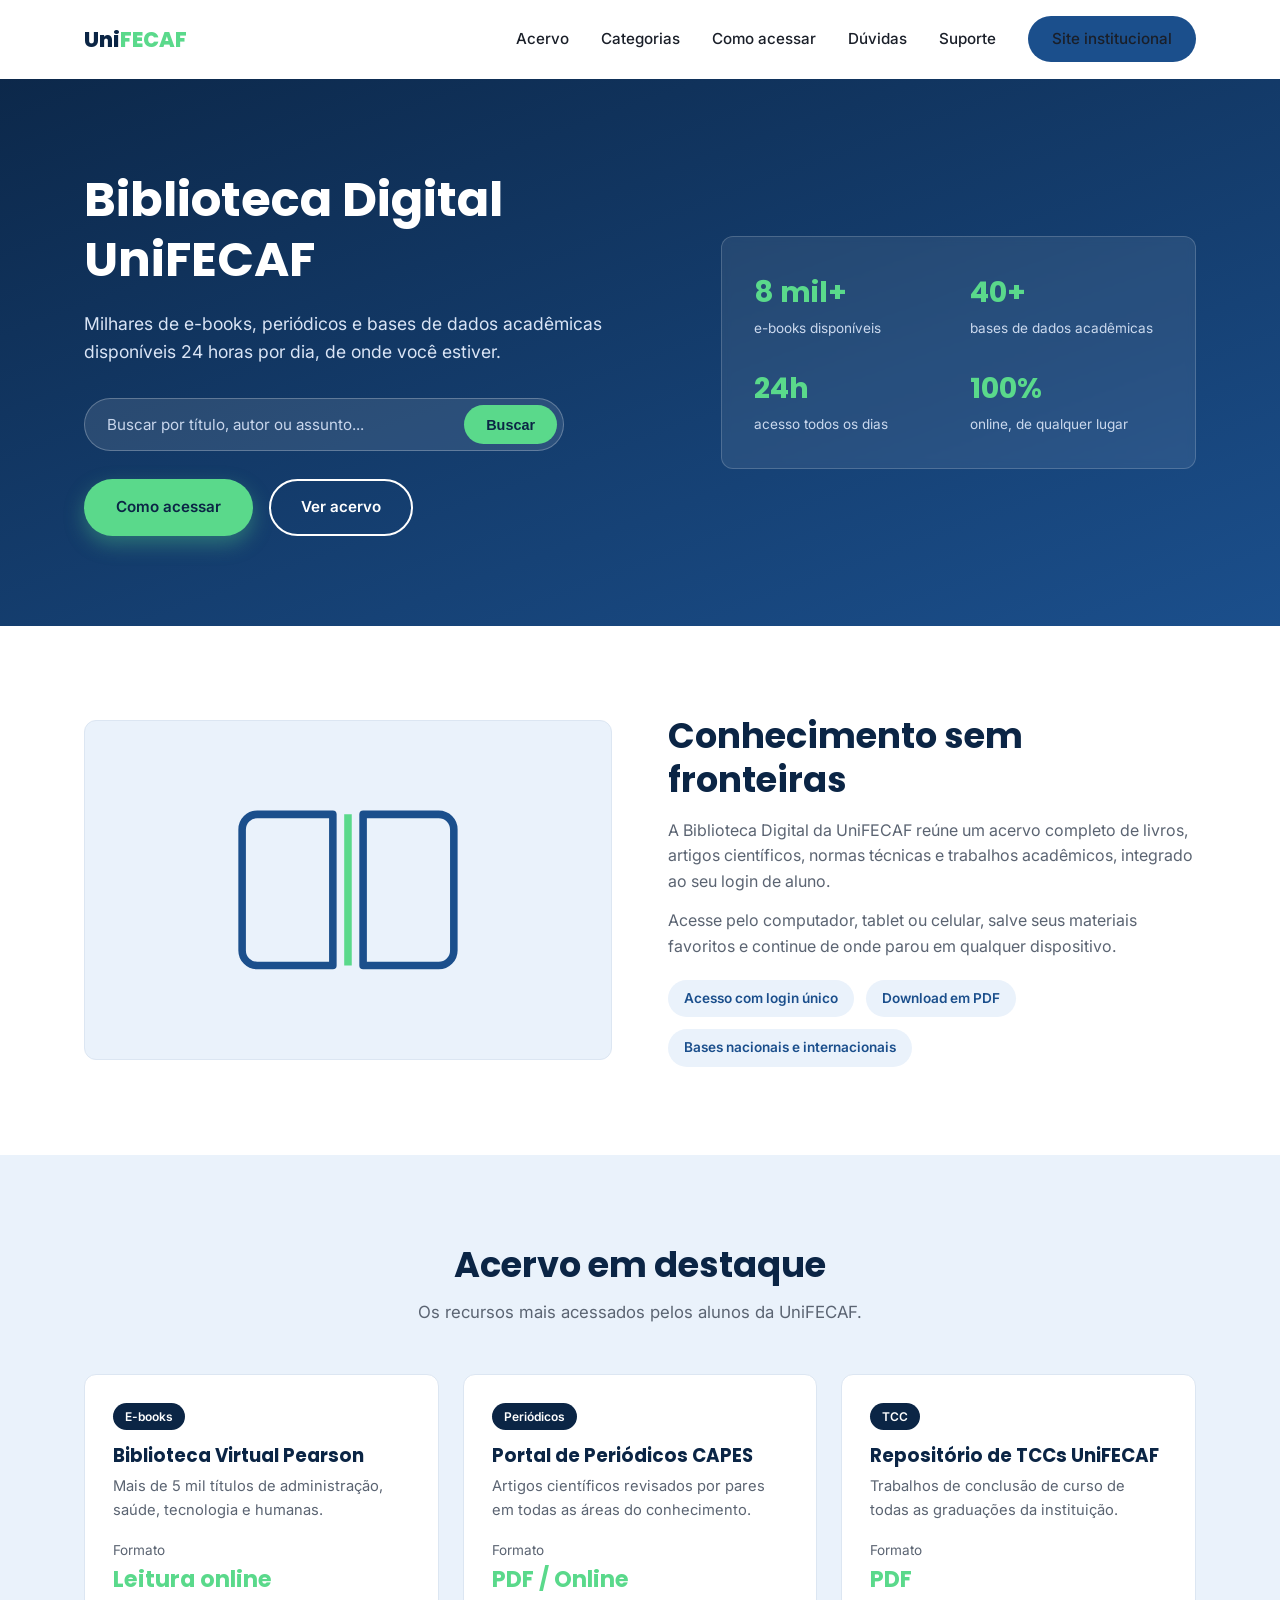
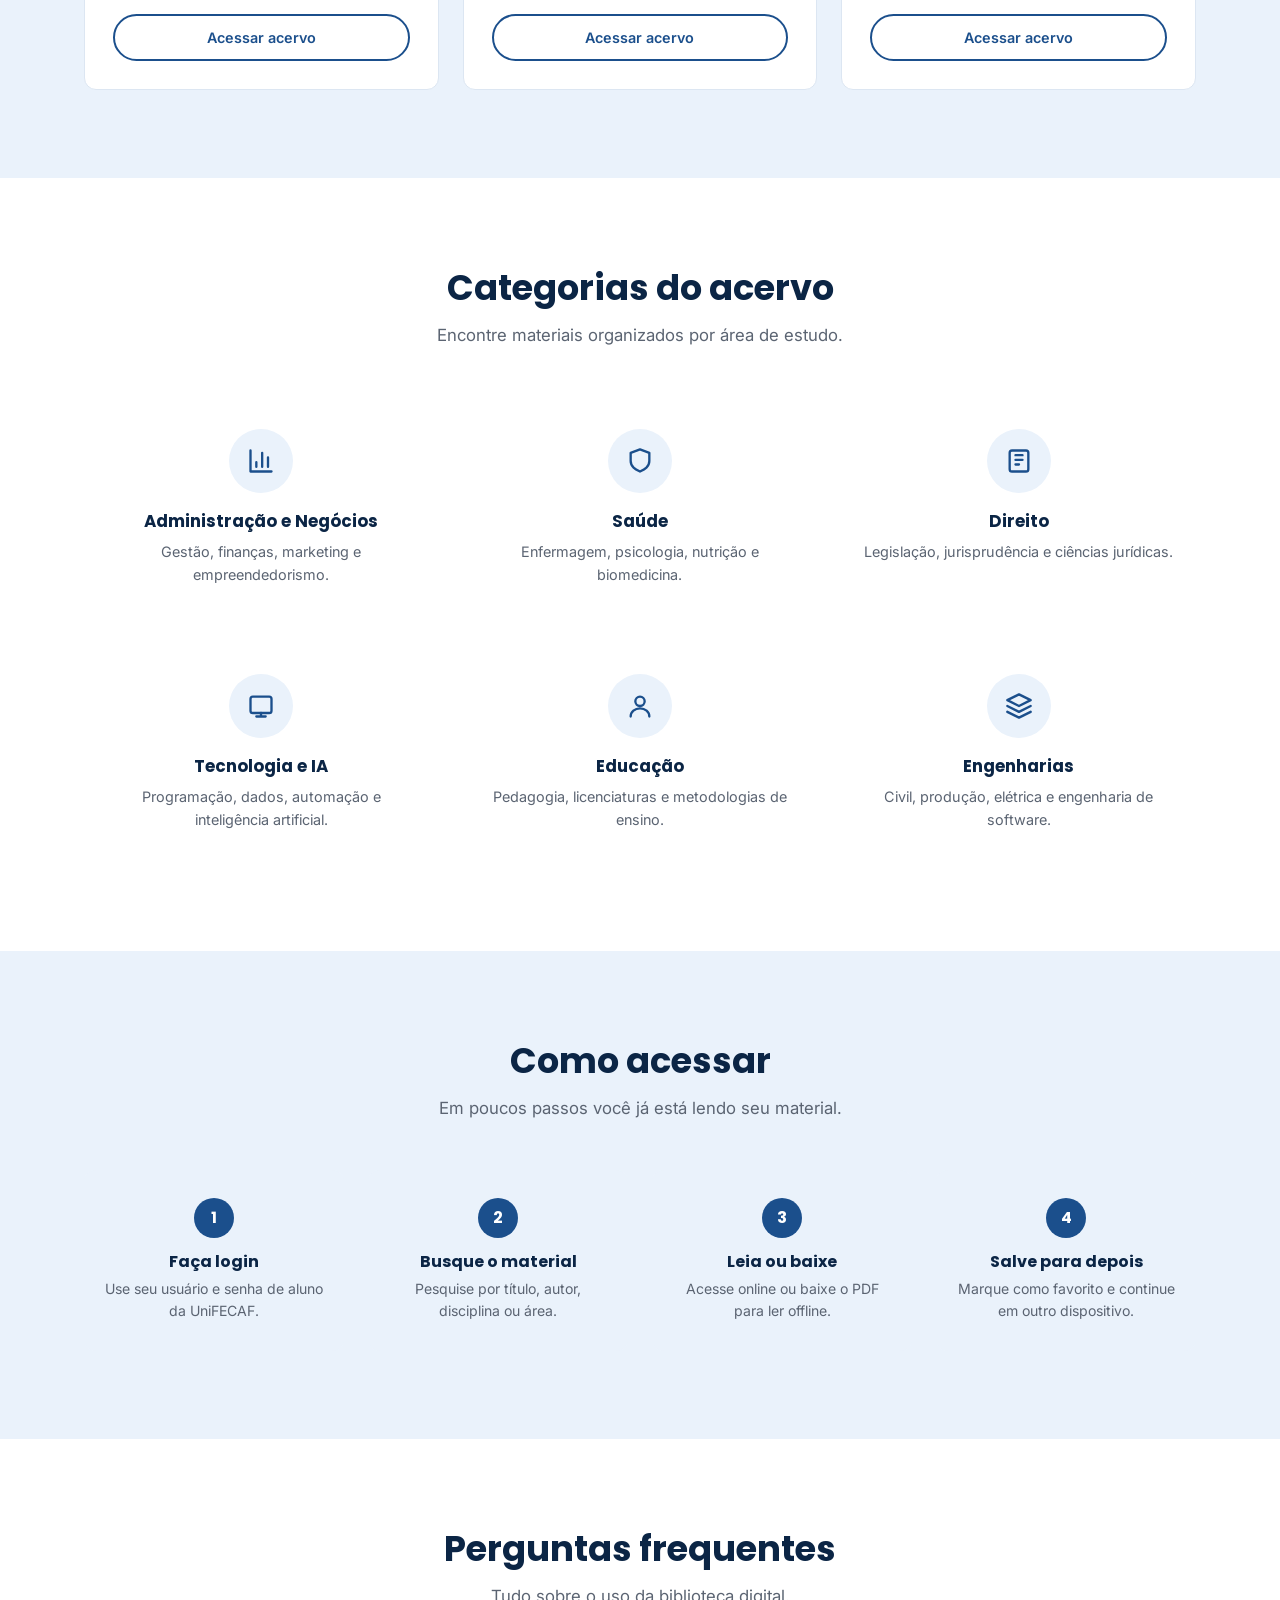
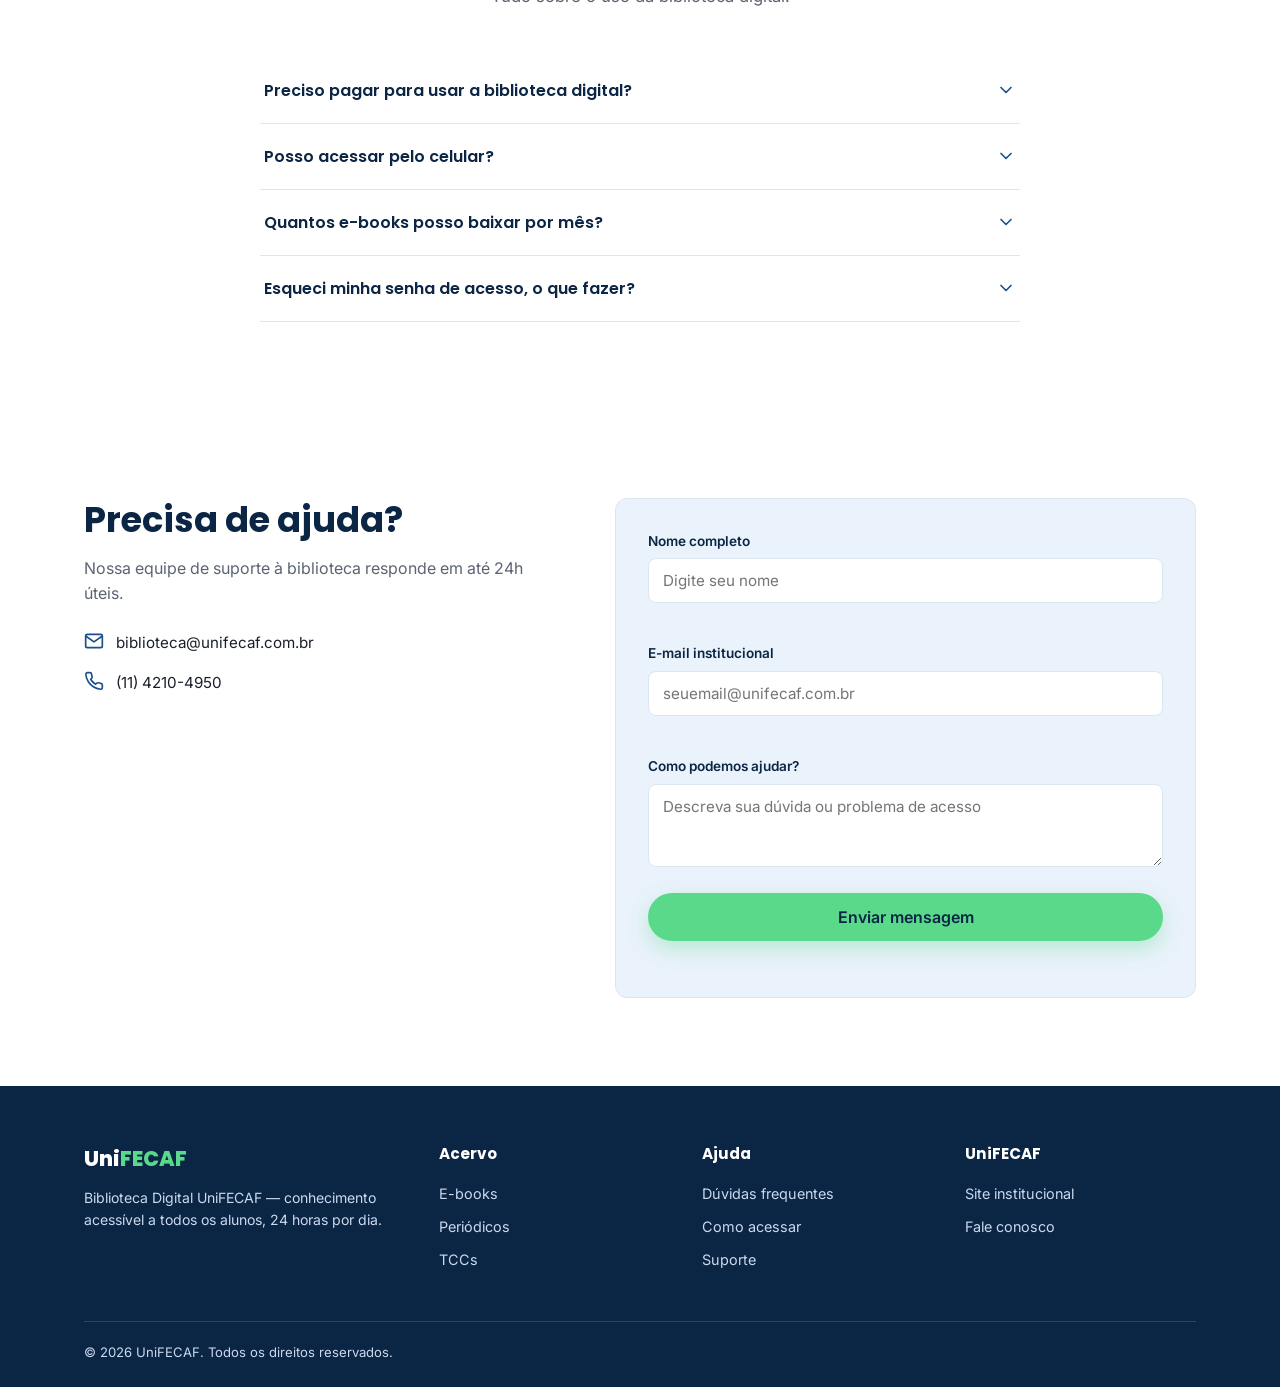
<file: index.html>
<!DOCTYPE html>
<html lang="pt-BR">
<head>
<meta charset="UTF-8">
<meta name="viewport" content="width=device-width, initial-scale=1.0">
<title>Biblioteca Digital | UniFECAF</title>
<link rel="preconnect" href="https://fonts.googleapis.com">
<link href="https://fonts.googleapis.com/css2?family=Poppins:wght@600;700;800&family=Inter:wght@400;500;600&display=swap" rel="stylesheet">
<link rel="stylesheet" href="css/style.css">
</head>
<body>

<input type="checkbox" id="menu-toggle">
<header>
  <nav class="nav">
    <a href="#topo" class="logo">Uni<span>FECAF</span></a>
    <label for="menu-toggle" class="burger" aria-label="Abrir menu"><span></span><span></span><span></span></label>
    <div class="nav-links">
      <a href="#acervo">Acervo</a>
      <a href="#categorias">Categorias</a>
      <a href="#acesso">Como acessar</a>
      <a href="#faq">Dúvidas</a>
      <a href="#contato">Suporte</a>
      <a href="site-institucional/index.html" class="nav-cta">Site institucional</a>
    </div>
  </nav>
</header>

<section class="hero" id="topo">
  <div class="container">
    <div>
      <h1>Biblioteca Digital UniFECAF</h1>
      <p>Milhares de e-books, periódicos e bases de dados acadêmicas disponíveis 24 horas por dia, de onde você estiver.</p>
      <form class="hero-busca" onsubmit="return false;">
        <input type="text" placeholder="Buscar por título, autor ou assunto...">
        <button type="submit">Buscar</button>
      </form>
      <div class="hero-actions">
        <a href="#acesso" class="btn btn-primario">Como acessar</a>
        <a href="#acervo" class="btn btn-secundario">Ver acervo</a>
      </div>
    </div>
    <div class="hero-card">
      <div class="hero-stats">
        <div><strong>8 mil+</strong><span>e-books disponíveis</span></div>
        <div><strong>40+</strong><span>bases de dados acadêmicas</span></div>
        <div><strong>24h</strong><span>acesso todos os dias</span></div>
        <div><strong>100%</strong><span>online, de qualquer lugar</span></div>
      </div>
    </div>
  </div>
</section>

<section class="sobre section" id="sobre">
  <div class="container">
    <div class="sobre-img">
      <svg viewBox="0 0 64 64" fill="none" xmlns="http://www.w3.org/2000/svg">
        <path d="M8 12h20v40H8a4 4 0 0 1-4-4V16a4 4 0 0 1 4-4Z" stroke="#1B4F8C" stroke-width="2" stroke-linejoin="round"/>
        <path d="M56 12H36v40h20a4 4 0 0 0 4-4V16a4 4 0 0 0-4-4Z" stroke="#1B4F8C" stroke-width="2" stroke-linejoin="round"/>
        <path d="M32 12v40" stroke="#5AD98B" stroke-width="2"/>
      </svg>
    </div>
    <div>
      <h2>Conhecimento sem fronteiras</h2>
      <p>A Biblioteca Digital da UniFECAF reúne um acervo completo de livros, artigos científicos, normas técnicas e trabalhos acadêmicos, integrado ao seu login de aluno.</p>
      <p>Acesse pelo computador, tablet ou celular, salve seus materiais favoritos e continue de onde parou em qualquer dispositivo.</p>
      <div class="sobre-badges">
        <span class="badge">Acesso com login único</span>
        <span class="badge">Download em PDF</span>
        <span class="badge">Bases nacionais e internacionais</span>
      </div>
    </div>
  </div>
</section>

<section class="cursos section" id="acervo">
  <div class="container">
    <div class="section-head">
      <h2>Acervo em destaque</h2>
      <p>Os recursos mais acessados pelos alunos da UniFECAF.</p>
    </div>
    <div class="grid-cursos">
      <div class="card-curso">
        <span class="tag">E-books</span>
        <h3>Biblioteca Virtual Pearson</h3>
        <p>Mais de 5 mil títulos de administração, saúde, tecnologia e humanas.</p>
        <div class="preco">Formato<strong>Leitura online</strong></div>
        <a href="#contato">Acessar acervo</a>
      </div>
      <div class="card-curso">
        <span class="tag">Periódicos</span>
        <h3>Portal de Periódicos CAPES</h3>
        <p>Artigos científicos revisados por pares em todas as áreas do conhecimento.</p>
        <div class="preco">Formato<strong>PDF / Online</strong></div>
        <a href="#contato">Acessar acervo</a>
      </div>
      <div class="card-curso">
        <span class="tag">TCC</span>
        <h3>Repositório de TCCs UniFECAF</h3>
        <p>Trabalhos de conclusão de curso de todas as graduações da instituição.</p>
        <div class="preco">Formato<strong>PDF</strong></div>
        <a href="#contato">Acessar acervo</a>
      </div>
    </div>
  </div>
</section>

<section class="section" id="categorias">
  <div class="container">
    <div class="section-head">
      <h2>Categorias do acervo</h2>
      <p>Encontre materiais organizados por área de estudo.</p>
    </div>
    <div class="grid-categorias">
      <div class="card-dif">
        <div class="icone"><svg viewBox="0 0 24 24" fill="none" stroke-width="2" stroke-linecap="round" stroke-linejoin="round"><path d="M3 3v18h18"/><path d="M18 17V9M13 17V5M8 17v-4"/></svg></div>
        <h3>Administração e Negócios</h3>
        <p>Gestão, finanças, marketing e empreendedorismo.</p>
      </div>
      <div class="card-dif">
        <div class="icone"><svg viewBox="0 0 24 24" fill="none" stroke-width="2" stroke-linecap="round" stroke-linejoin="round"><path d="M12 21c4-2 8-4 8-9V5l-8-3-8 3v7c0 5 4 7 8 9Z"/></svg></div>
        <h3>Saúde</h3>
        <p>Enfermagem, psicologia, nutrição e biomedicina.</p>
      </div>
      <div class="card-dif">
        <div class="icone"><svg viewBox="0 0 24 24" fill="none" stroke-width="2" stroke-linecap="round" stroke-linejoin="round"><rect x="4" y="3" width="16" height="18" rx="2"/><path d="M9 7h6M9 11h6M9 15h3"/></svg></div>
        <h3>Direito</h3>
        <p>Legislação, jurisprudência e ciências jurídicas.</p>
      </div>
      <div class="card-dif">
        <div class="icone"><svg viewBox="0 0 24 24" fill="none" stroke-width="2" stroke-linecap="round" stroke-linejoin="round"><rect x="3" y="4" width="18" height="14" rx="2"/><path d="M8 21h8M12 18v3"/></svg></div>
        <h3>Tecnologia e IA</h3>
        <p>Programação, dados, automação e inteligência artificial.</p>
      </div>
      <div class="card-dif">
        <div class="icone"><svg viewBox="0 0 24 24" fill="none" stroke-width="2" stroke-linecap="round" stroke-linejoin="round"><circle cx="12" cy="8" r="4"/><path d="M4 21c0-4 3.6-7 8-7s8 3 8 7"/></svg></div>
        <h3>Educação</h3>
        <p>Pedagogia, licenciaturas e metodologias de ensino.</p>
      </div>
      <div class="card-dif">
        <div class="icone"><svg viewBox="0 0 24 24" fill="none" stroke-width="2" stroke-linecap="round" stroke-linejoin="round"><path d="M12 2 2 7l10 5 10-5-10-5Z"/><path d="M2 17l10 5 10-5M2 12l10 5 10-5"/></svg></div>
        <h3>Engenharias</h3>
        <p>Civil, produção, elétrica e engenharia de software.</p>
      </div>
    </div>
  </div>
</section>

<section class="cursos section" id="acesso">
  <div class="container">
    <div class="section-head">
      <h2>Como acessar</h2>
      <p>Em poucos passos você já está lendo seu material.</p>
    </div>
    <div class="passos">
      <div class="passo">
        <div class="passo-num">1</div>
        <h3>Faça login</h3>
        <p>Use seu usuário e senha de aluno da UniFECAF.</p>
      </div>
      <div class="passo">
        <div class="passo-num">2</div>
        <h3>Busque o material</h3>
        <p>Pesquise por título, autor, disciplina ou área.</p>
      </div>
      <div class="passo">
        <div class="passo-num">3</div>
        <h3>Leia ou baixe</h3>
        <p>Acesse online ou baixe o PDF para ler offline.</p>
      </div>
      <div class="passo">
        <div class="passo-num">4</div>
        <h3>Salve para depois</h3>
        <p>Marque como favorito e continue em outro dispositivo.</p>
      </div>
    </div>
  </div>
</section>

<section class="section" id="faq">
  <div class="container">
    <div class="section-head">
      <h2>Perguntas frequentes</h2>
      <p>Tudo sobre o uso da biblioteca digital.</p>
    </div>
    <div class="acordeao">
      <div class="faq-item">
        <button class="faq-pergunta" aria-expanded="false">
          Preciso pagar para usar a biblioteca digital?
          <svg viewBox="0 0 24 24" fill="none" stroke="currentColor" stroke-width="2" stroke-linecap="round" stroke-linejoin="round"><path d="m6 9 6 6 6-6"/></svg>
        </button>
        <div class="faq-resposta"><p>Não. O acesso está incluso na mensalidade e liberado a todos os alunos regularmente matriculados.</p></div>
      </div>
      <div class="faq-item">
        <button class="faq-pergunta" aria-expanded="false">
          Posso acessar pelo celular?
          <svg viewBox="0 0 24 24" fill="none" stroke="currentColor" stroke-width="2" stroke-linecap="round" stroke-linejoin="round"><path d="m6 9 6 6 6-6"/></svg>
        </button>
        <div class="faq-resposta"><p>Sim, a plataforma é totalmente responsiva e também possui aplicativo próprio para Android e iOS.</p></div>
      </div>
      <div class="faq-item">
        <button class="faq-pergunta" aria-expanded="false">
          Quantos e-books posso baixar por mês?
          <svg viewBox="0 0 24 24" fill="none" stroke="currentColor" stroke-width="2" stroke-linecap="round" stroke-linejoin="round"><path d="m6 9 6 6 6-6"/></svg>
        </button>
        <div class="faq-resposta"><p>Não há limite de downloads para leitura offline dentro do período em que você estiver matriculado.</p></div>
      </div>
      <div class="faq-item">
        <button class="faq-pergunta" aria-expanded="false">
          Esqueci minha senha de acesso, o que fazer?
          <svg viewBox="0 0 24 24" fill="none" stroke="currentColor" stroke-width="2" stroke-linecap="round" stroke-linejoin="round"><path d="m6 9 6 6 6-6"/></svg>
        </button>
        <div class="faq-resposta"><p>Use a opção "Esqueci minha senha" na tela de login ou fale com o suporte pelo formulário abaixo.</p></div>
      </div>
    </div>
  </div>
</section>

<section class="contato section" id="contato">
  <div class="container">
    <div>
      <h2>Precisa de ajuda?</h2>
      <p>Nossa equipe de suporte à biblioteca responde em até 24h úteis.</p>
      <ul class="info-contato">
        <li><svg viewBox="0 0 24 24" fill="none" stroke-width="2" stroke-linecap="round" stroke-linejoin="round"><rect x="2" y="4" width="20" height="16" rx="2"/><path d="m22 6-10 7L2 6"/></svg> biblioteca@unifecaf.com.br</li>
        <li><svg viewBox="0 0 24 24" fill="none" stroke-width="2" stroke-linecap="round" stroke-linejoin="round"><path d="M22 16.9v3a2 2 0 0 1-2.2 2 19.8 19.8 0 0 1-8.6-3 19.5 19.5 0 0 1-6-6 19.8 19.8 0 0 1-3-8.7A2 2 0 0 1 4.1 2h3a2 2 0 0 1 2 1.7c.1 1 .3 2 .6 2.9a2 2 0 0 1-.5 2.1L8 9.9a16 16 0 0 0 6 6l1.2-1.2a2 2 0 0 1 2.1-.5c.9.3 1.9.5 2.9.6a2 2 0 0 1 1.8 2Z"/></svg> (11) 4210-4950</li>
      </ul>
    </div>
    <form id="form-contato" novalidate>
      <div class="campo">
        <label for="nome">Nome completo</label>
        <input type="text" id="nome" placeholder="Digite seu nome" required minlength="3">
        <span class="erro" id="erro-nome"></span>
      </div>
      <div class="campo">
        <label for="email">E-mail institucional</label>
        <input type="email" id="email" placeholder="seuemail@unifecaf.com.br" required>
        <span class="erro" id="erro-email"></span>
      </div>
      <div class="campo">
        <label for="mensagem">Como podemos ajudar?</label>
        <textarea id="mensagem" rows="3" placeholder="Descreva sua dúvida ou problema de acesso"></textarea>
      </div>
      <button class="btn btn-primario" type="submit">Enviar mensagem</button>
      <p class="msg-sucesso" id="msg-sucesso" role="status" aria-live="polite">Mensagem enviada! Nossa equipe vai te responder em breve.</p>
    </form>
  </div>
</section>

<footer>
  <div class="container">
    <div class="footer-grid">
      <div>
        <div class="footer-logo">Uni<span>FECAF</span></div>
        <p style="font-size:.88rem;">Biblioteca Digital UniFECAF — conhecimento acessível a todos os alunos, 24 horas por dia.</p>
      </div>
      <div>
        <h4>Acervo</h4>
        <ul><li><a href="#acervo">E-books</a></li><li><a href="#acervo">Periódicos</a></li><li><a href="#acervo">TCCs</a></li></ul>
      </div>
      <div>
        <h4>Ajuda</h4>
        <ul><li><a href="#faq">Dúvidas frequentes</a></li><li><a href="#acesso">Como acessar</a></li><li><a href="#contato">Suporte</a></li></ul>
      </div>
      <div>
        <h4>UniFECAF</h4>
        <ul><li><a href="site-institucional/index.html">Site institucional</a></li><li><a href="#contato">Fale conosco</a></li></ul>
      </div>
    </div>
    <div class="footer-bottom">
      <span>© 2026 UniFECAF. Todos os direitos reservados.</span>
    </div>
  </div>
</footer>

<button id="voltar-topo" aria-label="Voltar ao topo">
  <svg viewBox="0 0 24 24" fill="none" stroke="currentColor" stroke-width="2" stroke-linecap="round" stroke-linejoin="round"><path d="M12 19V5M5 12l7-7 7 7"/></svg>
</button>

<script src="js/biblioteca.js"></script>
</body>
</html>
</file>
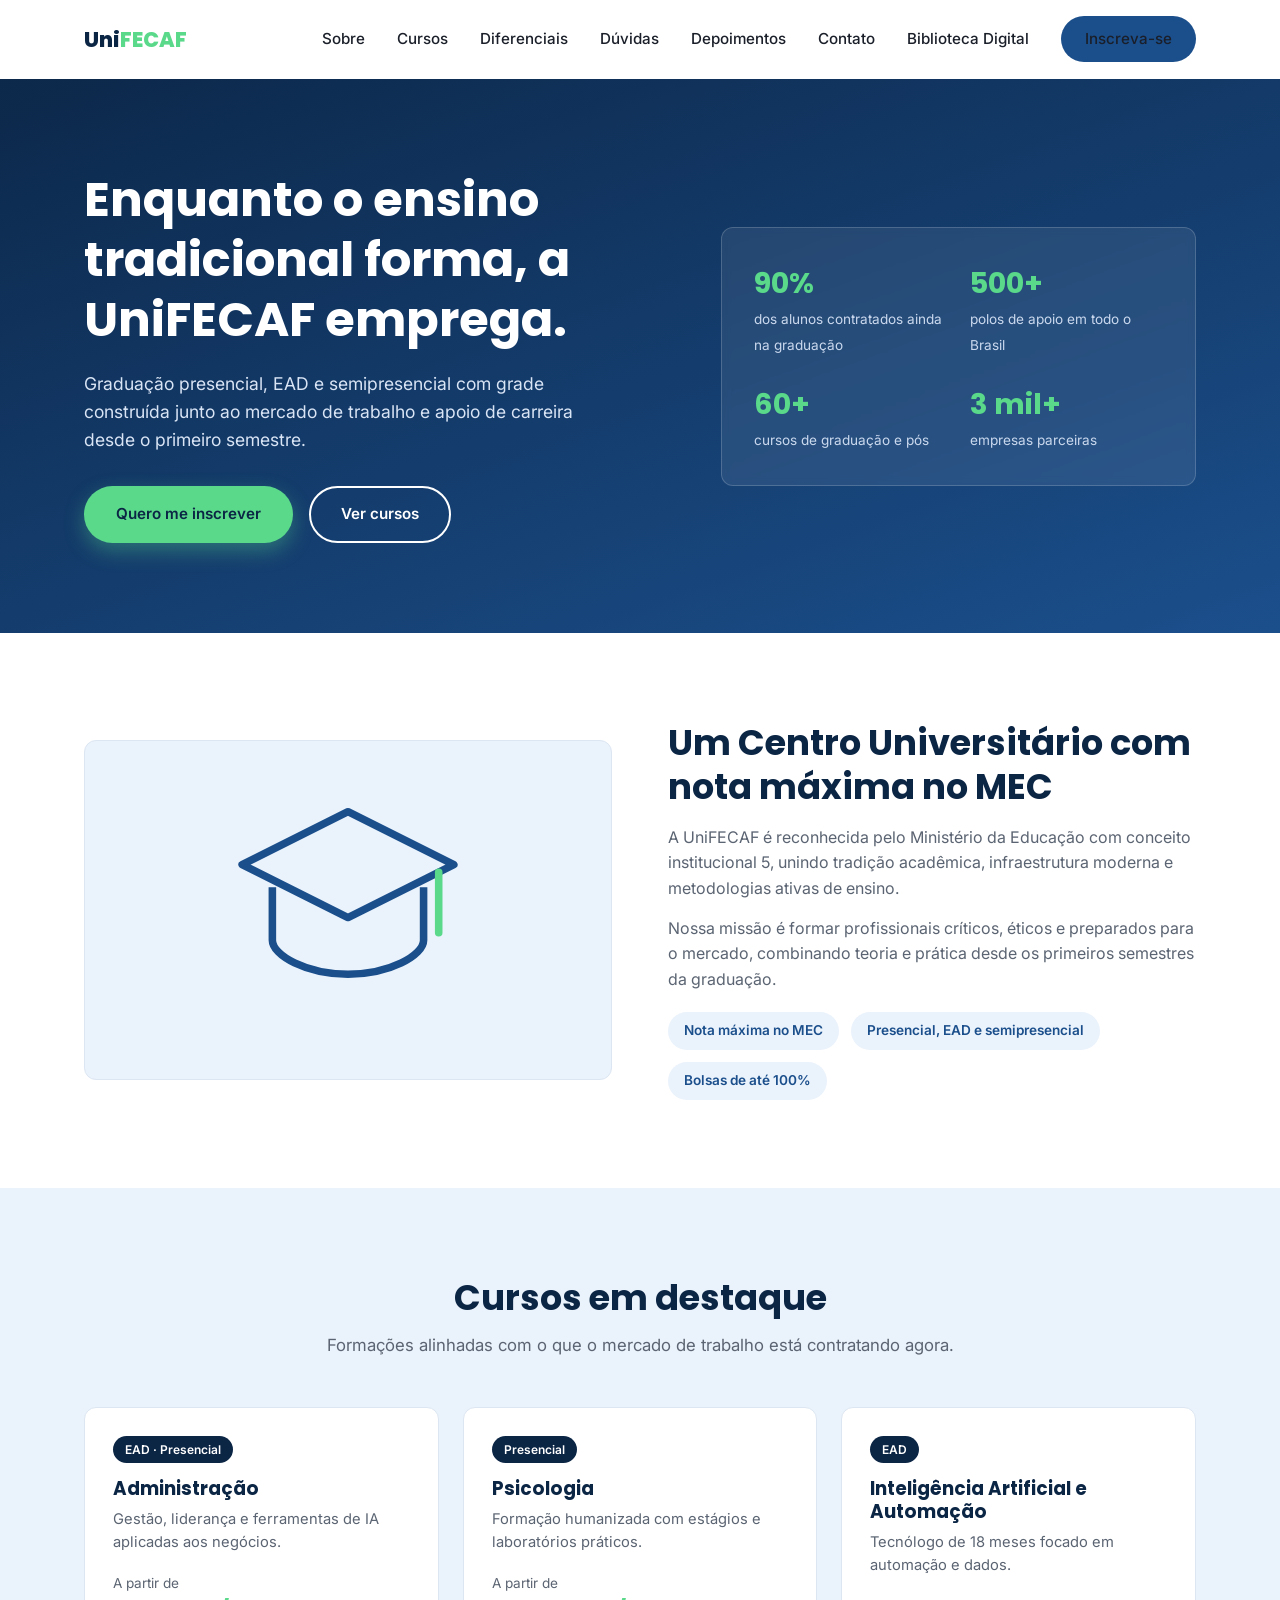
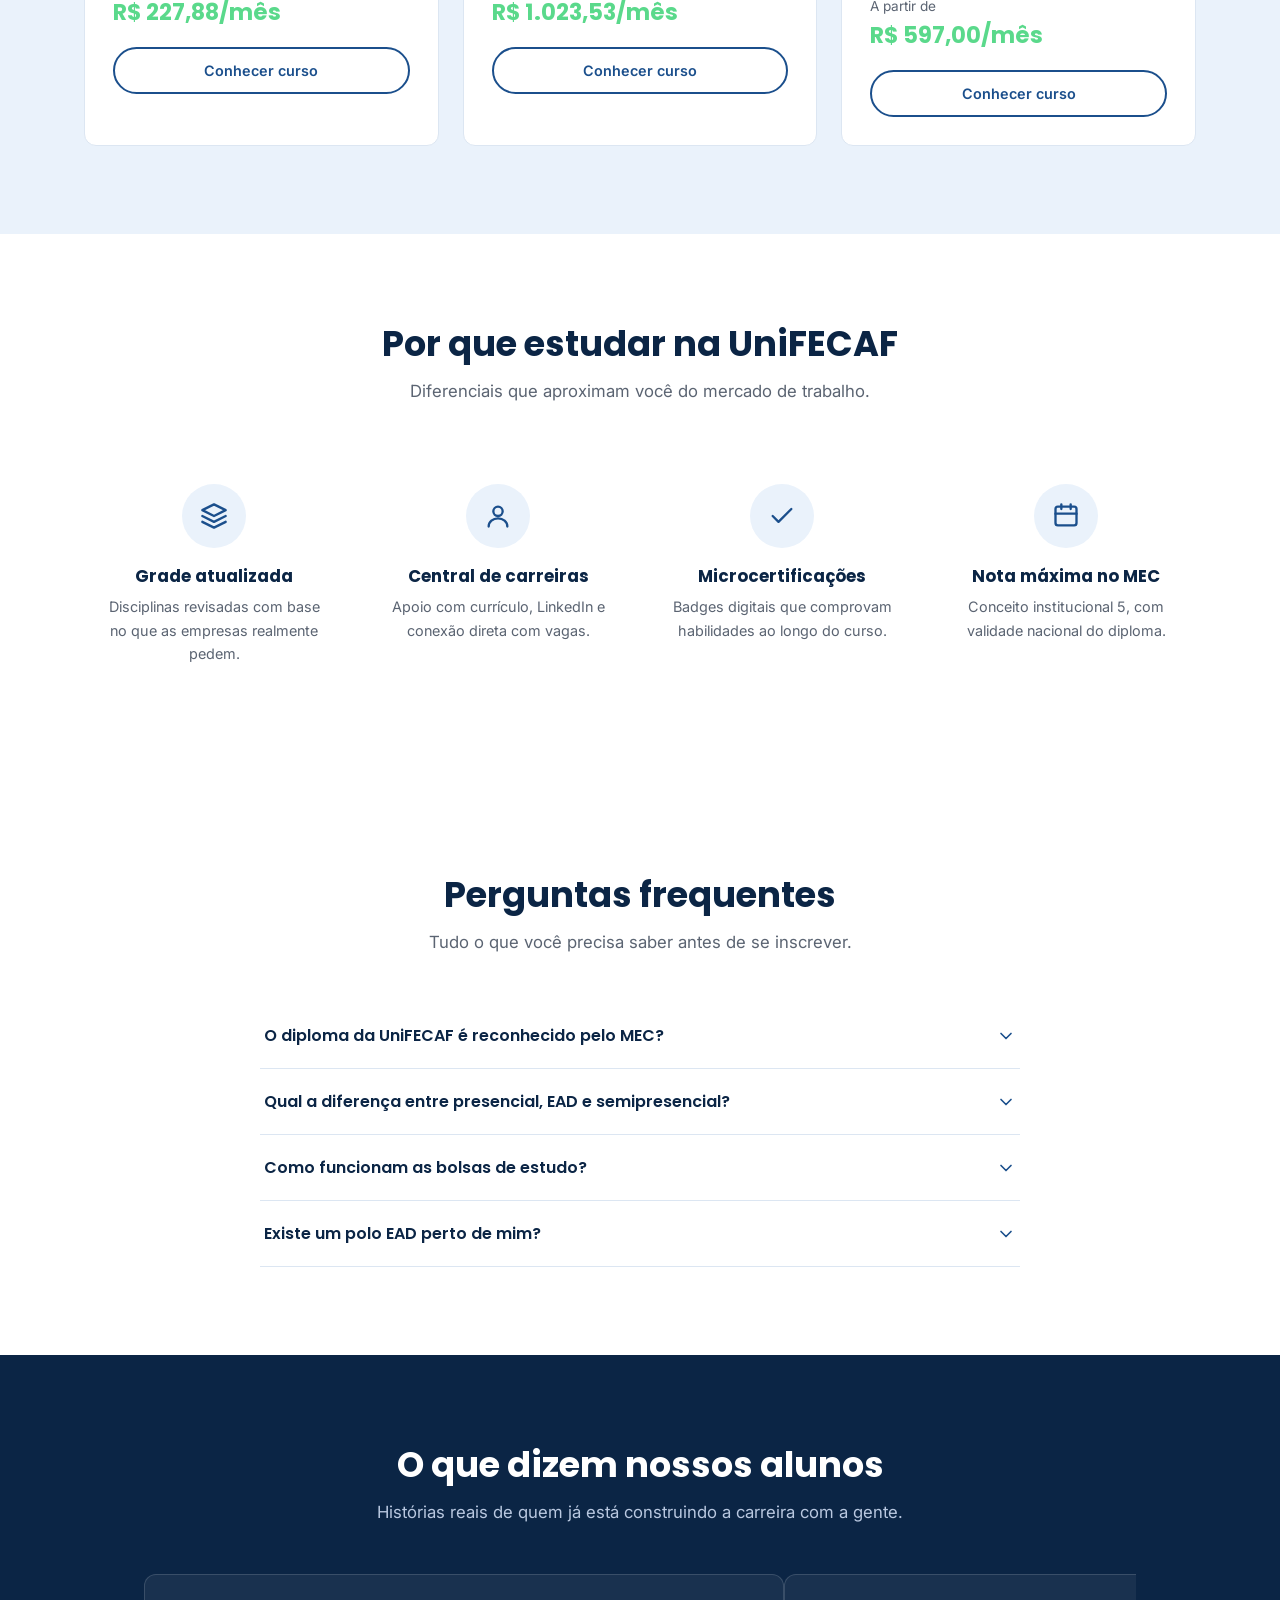
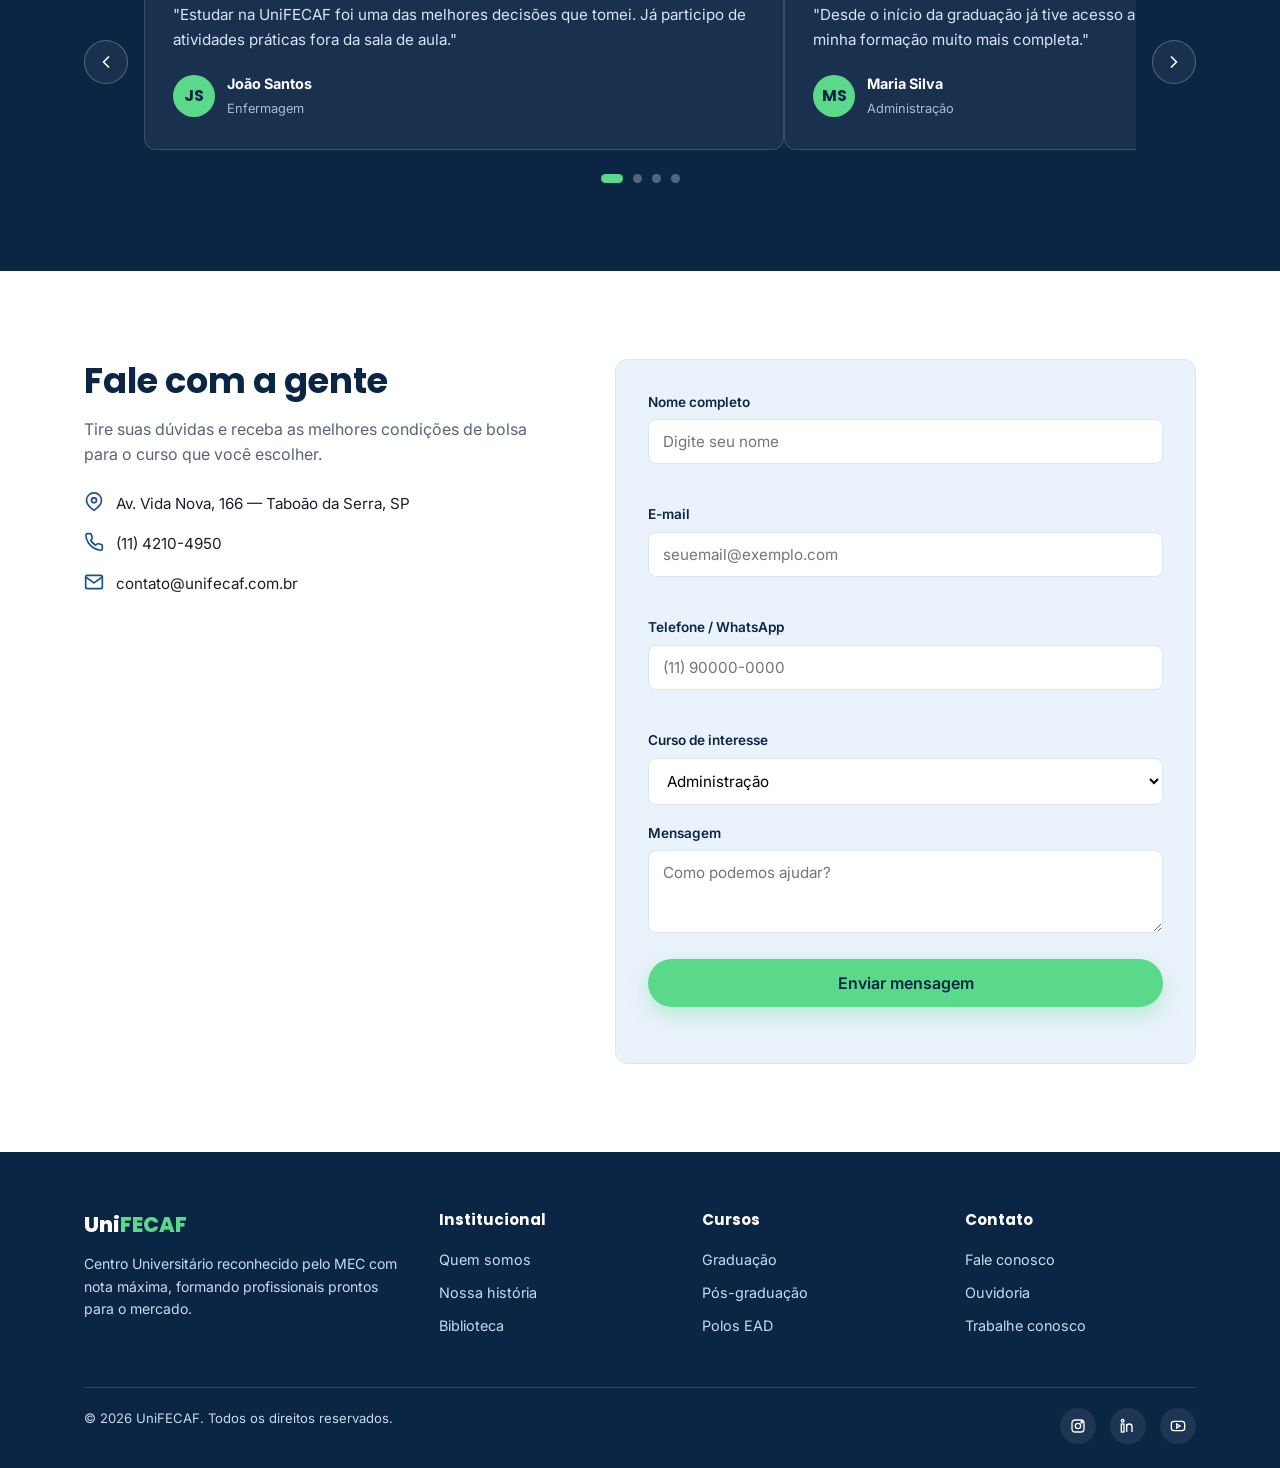
<file: site-institucional/index.html>
<!DOCTYPE html>
<html lang="pt-BR">
<head>
<meta charset="UTF-8">
<meta name="viewport" content="width=device-width, initial-scale=1.0">
<title>UniFECAF | Sua carreira começa aqui</title>
<link rel="preconnect" href="https://fonts.googleapis.com">
<link href="https://fonts.googleapis.com/css2?family=Poppins:wght@600;700;800&family=Inter:wght@400;500;600&display=swap" rel="stylesheet">
<link rel="stylesheet" href="../css/style.css">
</head>
<body>

<input type="checkbox" id="menu-toggle">
<header>
  <nav class="nav">
    <a href="#topo" class="logo">Uni<span>FECAF</span></a>
    <label for="menu-toggle" class="burger" aria-label="Abrir menu"><span></span><span></span><span></span></label>
    <div class="nav-links">
      <a href="#sobre">Sobre</a>
      <a href="#cursos">Cursos</a>
      <a href="#diferenciais">Diferenciais</a>
      <a href="#faq">Dúvidas</a>
      <a href="#depoimentos">Depoimentos</a>
      <a href="#contato">Contato</a>
      <a href="../index.html">Biblioteca Digital</a>
      <a href="#contato" class="nav-cta">Inscreva-se</a>
    </div>
  </nav>
</header>

<section class="hero" id="topo">
  <div class="container">
    <div>
      <h1>Enquanto o ensino tradicional forma, a UniFECAF emprega.</h1>
      <p>Graduação presencial, EAD e semipresencial com grade construída junto ao mercado de trabalho e apoio de carreira desde o primeiro semestre.</p>
      <div class="hero-actions">
        <a href="#contato" class="btn btn-primario">Quero me inscrever</a>
        <a href="#cursos" class="btn btn-secundario">Ver cursos</a>
      </div>
    </div>
    <div class="hero-card">
      <div class="hero-stats">
        <div><strong>90%</strong><span>dos alunos contratados ainda na graduação</span></div>
        <div><strong>500+</strong><span>polos de apoio em todo o Brasil</span></div>
        <div><strong>60+</strong><span>cursos de graduação e pós</span></div>
        <div><strong>3 mil+</strong><span>empresas parceiras</span></div>
      </div>
    </div>
  </div>
</section>

<section class="sobre section" id="sobre">
  <div class="container">
    <div class="sobre-img">
      <svg viewBox="0 0 64 64" fill="none" xmlns="http://www.w3.org/2000/svg">
        <path d="M32 6 4 20l28 14 28-14L32 6Z" stroke="#1B4F8C" stroke-width="2" stroke-linejoin="round"/>
        <path d="M12 26v14c0 4 9 9 20 9s20-5 20-9V26" stroke="#1B4F8C" stroke-width="2" stroke-linejoin="round"/>
        <path d="M56 22v16" stroke="#5AD98B" stroke-width="2" stroke-linecap="round"/>
      </svg>
    </div>
    <div>
      <h2>Um Centro Universitário com nota máxima no MEC</h2>
      <p>A UniFECAF é reconhecida pelo Ministério da Educação com conceito institucional 5, unindo tradição acadêmica, infraestrutura moderna e metodologias ativas de ensino.</p>
      <p>Nossa missão é formar profissionais críticos, éticos e preparados para o mercado, combinando teoria e prática desde os primeiros semestres da graduação.</p>
      <div class="sobre-badges">
        <span class="badge">Nota máxima no MEC</span>
        <span class="badge">Presencial, EAD e semipresencial</span>
        <span class="badge">Bolsas de até 100%</span>
      </div>
    </div>
  </div>
</section>

<section class="cursos section" id="cursos">
  <div class="container">
    <div class="section-head">
      <h2>Cursos em destaque</h2>
      <p>Formações alinhadas com o que o mercado de trabalho está contratando agora.</p>
    </div>
    <div class="grid-cursos">
      <div class="card-curso">
        <span class="tag">EAD · Presencial</span>
        <h3>Administração</h3>
        <p>Gestão, liderança e ferramentas de IA aplicadas aos negócios.</p>
        <div class="preco">A partir de<strong>R$ 227,88/mês</strong></div>
        <a href="#contato">Conhecer curso</a>
      </div>
      <div class="card-curso">
        <span class="tag">Presencial</span>
        <h3>Psicologia</h3>
        <p>Formação humanizada com estágios e laboratórios práticos.</p>
        <div class="preco">A partir de<strong>R$ 1.023,53/mês</strong></div>
        <a href="#contato">Conhecer curso</a>
      </div>
      <div class="card-curso">
        <span class="tag">EAD</span>
        <h3>Inteligência Artificial e Automação</h3>
        <p>Tecnólogo de 18 meses focado em automação e dados.</p>
        <div class="preco">A partir de<strong>R$ 597,00/mês</strong></div>
        <a href="#contato">Conhecer curso</a>
      </div>
    </div>
  </div>
</section>

<section class="section" id="diferenciais">
  <div class="container">
    <div class="section-head">
      <h2>Por que estudar na UniFECAF</h2>
      <p>Diferenciais que aproximam você do mercado de trabalho.</p>
    </div>
    <div class="grid-diferenciais">
      <div class="card-dif">
        <div class="icone"><svg viewBox="0 0 24 24" fill="none" stroke-width="2" stroke-linecap="round" stroke-linejoin="round"><path d="M12 2 2 7l10 5 10-5-10-5Z"/><path d="M2 17l10 5 10-5M2 12l10 5 10-5"/></svg></div>
        <h3>Grade atualizada</h3>
        <p>Disciplinas revisadas com base no que as empresas realmente pedem.</p>
      </div>
      <div class="card-dif">
        <div class="icone"><svg viewBox="0 0 24 24" fill="none" stroke-width="2" stroke-linecap="round" stroke-linejoin="round"><circle cx="12" cy="8" r="4"/><path d="M4 21c0-4 3.6-7 8-7s8 3 8 7"/></svg></div>
        <h3>Central de carreiras</h3>
        <p>Apoio com currículo, LinkedIn e conexão direta com vagas.</p>
      </div>
      <div class="card-dif">
        <div class="icone"><svg viewBox="0 0 24 24" fill="none" stroke-width="2" stroke-linecap="round" stroke-linejoin="round"><path d="M20 6 9 17l-5-5"/></svg></div>
        <h3>Microcertificações</h3>
        <p>Badges digitais que comprovam habilidades ao longo do curso.</p>
      </div>
      <div class="card-dif">
        <div class="icone"><svg viewBox="0 0 24 24" fill="none" stroke-width="2" stroke-linecap="round" stroke-linejoin="round"><rect x="3" y="4" width="18" height="16" rx="2"/><path d="M8 2v4M16 2v4M3 10h18"/></svg></div>
        <h3>Nota máxima no MEC</h3>
        <p>Conceito institucional 5, com validade nacional do diploma.</p>
      </div>
    </div>
  </div>
</section>

<section class="section" id="faq">
  <div class="container">
    <div class="section-head">
      <h2>Perguntas frequentes</h2>
      <p>Tudo o que você precisa saber antes de se inscrever.</p>
    </div>
    <div class="acordeao">
      <div class="faq-item">
        <button class="faq-pergunta" aria-expanded="false">
          O diploma da UniFECAF é reconhecido pelo MEC?
          <svg viewBox="0 0 24 24" fill="none" stroke="currentColor" stroke-width="2" stroke-linecap="round" stroke-linejoin="round"><path d="m6 9 6 6 6-6"/></svg>
        </button>
        <div class="faq-resposta">
          <p>Sim! A UniFECAF é um Centro Universitário credenciado pelo MEC com conceito institucional nota máxima, e o diploma tem validade nacional.</p>
        </div>
      </div>
      <div class="faq-item">
        <button class="faq-pergunta" aria-expanded="false">
          Qual a diferença entre presencial, EAD e semipresencial?
          <svg viewBox="0 0 24 24" fill="none" stroke="currentColor" stroke-width="2" stroke-linecap="round" stroke-linejoin="round"><path d="m6 9 6 6 6-6"/></svg>
        </button>
        <div class="faq-resposta">
          <p>No presencial as aulas acontecem no campus; no EAD tudo é online e flexível; no semipresencial você combina conteúdo online com encontros no polo.</p>
        </div>
      </div>
      <div class="faq-item">
        <button class="faq-pergunta" aria-expanded="false">
          Como funcionam as bolsas de estudo?
          <svg viewBox="0 0 24 24" fill="none" stroke="currentColor" stroke-width="2" stroke-linecap="round" stroke-linejoin="round"><path d="m6 9 6 6 6-6"/></svg>
        </button>
        <div class="faq-resposta">
          <p>Você pode conseguir desconto pela nota do ENEM, transferência de outra instituição, segunda graduação ou campanhas promocionais vigentes.</p>
        </div>
      </div>
      <div class="faq-item">
        <button class="faq-pergunta" aria-expanded="false">
          Existe um polo EAD perto de mim?
          <svg viewBox="0 0 24 24" fill="none" stroke="currentColor" stroke-width="2" stroke-linecap="round" stroke-linejoin="round"><path d="m6 9 6 6 6-6"/></svg>
        </button>
        <div class="faq-resposta">
          <p>Sim, são mais de 500 polos espalhados pelo Brasil. Preencha o formulário de contato que te ajudamos a encontrar o mais próximo.</p>
        </div>
      </div>
    </div>
  </div>
</section>

<section class="depoimentos section" id="depoimentos">
  <div class="container">
    <div class="section-head">
      <h2>O que dizem nossos alunos</h2>
      <p>Histórias reais de quem já está construindo a carreira com a gente.</p>
    </div>
    <div class="carrossel-depo">
      <button class="depo-seta depo-anterior" aria-label="Depoimento anterior">
        <svg viewBox="0 0 24 24" fill="none" stroke="currentColor" stroke-width="2" stroke-linecap="round" stroke-linejoin="round"><path d="m15 18-6-6 6-6"/></svg>
      </button>
      <div class="depo-janela">
        <div class="depo-trilho">
          <div class="card-depo">
            <p>"Estudar na UniFECAF foi uma das melhores decisões que tomei. Já participo de atividades práticas fora da sala de aula."</p>
            <div class="autor"><div class="avatar">JS</div><div><strong>João Santos</strong><span>Enfermagem</span></div></div>
          </div>
          <div class="card-depo">
            <p>"Desde o início da graduação já tive acesso a experiências práticas que tornam minha formação muito mais completa."</p>
            <div class="autor"><div class="avatar">MS</div><div><strong>Maria Silva</strong><span>Administração</span></div></div>
          </div>
          <div class="card-depo">
            <p>"O apoio da central de carreiras me ajudou a conseguir estágio ainda no segundo semestre do curso."</p>
            <div class="autor"><div class="avatar">PL</div><div><strong>Pedro Lima</strong><span>Psicologia</span></div></div>
          </div>
          <div class="card-depo">
            <p>"A flexibilidade do EAD me permitiu continuar trabalhando enquanto concluía a graduação em Inteligência Artificial."</p>
            <div class="autor"><div class="avatar">CR</div><div><strong>Carla Reis</strong><span>Inteligência Artificial</span></div></div>
          </div>
        </div>
      </div>
      <button class="depo-seta depo-proximo" aria-label="Próximo depoimento">
        <svg viewBox="0 0 24 24" fill="none" stroke="currentColor" stroke-width="2" stroke-linecap="round" stroke-linejoin="round"><path d="m9 18 6-6-6-6"/></svg>
      </button>
    </div>
    <div class="depo-dots" id="depo-dots"></div>
  </div>
</section>

<section class="contato section" id="contato">
  <div class="container">
    <div>
      <h2>Fale com a gente</h2>
      <p>Tire suas dúvidas e receba as melhores condições de bolsa para o curso que você escolher.</p>
      <ul class="info-contato">
        <li><svg viewBox="0 0 24 24" fill="none" stroke-width="2" stroke-linecap="round" stroke-linejoin="round"><path d="M21 10c0 6-9 12-9 12s-9-6-9-12a9 9 0 0 1 18 0Z"/><circle cx="12" cy="10" r="3"/></svg> Av. Vida Nova, 166 — Taboão da Serra, SP</li>
        <li><svg viewBox="0 0 24 24" fill="none" stroke-width="2" stroke-linecap="round" stroke-linejoin="round"><path d="M22 16.9v3a2 2 0 0 1-2.2 2 19.8 19.8 0 0 1-8.6-3 19.5 19.5 0 0 1-6-6 19.8 19.8 0 0 1-3-8.7A2 2 0 0 1 4.1 2h3a2 2 0 0 1 2 1.7c.1 1 .3 2 .6 2.9a2 2 0 0 1-.5 2.1L8 9.9a16 16 0 0 0 6 6l1.2-1.2a2 2 0 0 1 2.1-.5c.9.3 1.9.5 2.9.6a2 2 0 0 1 1.8 2Z"/></svg> (11) 4210-4950</li>
        <li><svg viewBox="0 0 24 24" fill="none" stroke-width="2" stroke-linecap="round" stroke-linejoin="round"><rect x="2" y="4" width="20" height="16" rx="2"/><path d="m22 6-10 7L2 6"/></svg> contato@unifecaf.com.br</li>
      </ul>
    </div>
    <form id="form-contato" novalidate>
      <div class="campo">
        <label for="nome">Nome completo</label>
        <input type="text" id="nome" placeholder="Digite seu nome" required minlength="3">
        <span class="erro" id="erro-nome"></span>
      </div>
      <div class="campo">
        <label for="email">E-mail</label>
        <input type="email" id="email" placeholder="seuemail@exemplo.com" required>
        <span class="erro" id="erro-email"></span>
      </div>
      <div class="campo">
        <label for="telefone">Telefone / WhatsApp</label>
        <input type="tel" id="telefone" placeholder="(11) 90000-0000" required>
        <span class="erro" id="erro-telefone"></span>
      </div>
      <div class="campo">
        <label for="curso">Curso de interesse</label>
        <select id="curso">
          <option>Administração</option>
          <option>Psicologia</option>
          <option>Inteligência Artificial e Automação</option>
          <option>Outro</option>
        </select>
      </div>
      <div class="campo">
        <label for="mensagem">Mensagem</label>
        <textarea id="mensagem" rows="3" placeholder="Como podemos ajudar?"></textarea>
      </div>
      <button class="btn btn-primario" type="submit">Enviar mensagem</button>
      <p class="msg-sucesso" id="msg-sucesso" role="status" aria-live="polite">Mensagem enviada! Em breve um consultor entra em contato.</p>
    </form>
  </div>
</section>

<footer>
  <div class="container">
    <div class="footer-grid">
      <div>
        <div class="footer-logo">Uni<span>FECAF</span></div>
        <p style="font-size:.88rem;">Centro Universitário reconhecido pelo MEC com nota máxima, formando profissionais prontos para o mercado.</p>
      </div>
      <div>
        <h4>Institucional</h4>
        <ul><li><a href="#sobre">Quem somos</a></li><li><a href="#">Nossa história</a></li><li><a href="#">Biblioteca</a></li></ul>
      </div>
      <div>
        <h4>Cursos</h4>
        <ul><li><a href="#cursos">Graduação</a></li><li><a href="#">Pós-graduação</a></li><li><a href="#">Polos EAD</a></li></ul>
      </div>
      <div>
        <h4>Contato</h4>
        <ul><li><a href="#contato">Fale conosco</a></li><li><a href="#">Ouvidoria</a></li><li><a href="#">Trabalhe conosco</a></li></ul>
      </div>
    </div>
    <div class="footer-bottom">
      <span>© 2026 UniFECAF. Todos os direitos reservados.</span>
      <div class="socials">
        <a href="#" aria-label="Instagram"><svg viewBox="0 0 24 24" fill="none" stroke-width="2"><rect x="3" y="3" width="18" height="18" rx="5"/><circle cx="12" cy="12" r="4"/><circle cx="17.5" cy="6.5" r="1"/></svg></a>
        <a href="#" aria-label="LinkedIn"><svg viewBox="0 0 24 24" fill="none" stroke-width="2"><rect x="2" y="9" width="4" height="12"/><circle cx="4" cy="4" r="2"/><path d="M10 9v12M10 13a4 4 0 0 1 8 0v8"/></svg></a>
        <a href="#" aria-label="YouTube"><svg viewBox="0 0 24 24" fill="none" stroke-width="2"><rect x="2" y="5" width="20" height="14" rx="4"/><path d="m10 9 5 3-5 3V9Z"/></svg></a>
      </div>
    </div>
  </div>
</footer>

<button id="voltar-topo" aria-label="Voltar ao topo">
  <svg viewBox="0 0 24 24" fill="none" stroke="currentColor" stroke-width="2" stroke-linecap="round" stroke-linejoin="round"><path d="M12 19V5M5 12l7-7 7 7"/></svg>
</button>

<script src="script.js"></script>

</body>
</html>
</file>
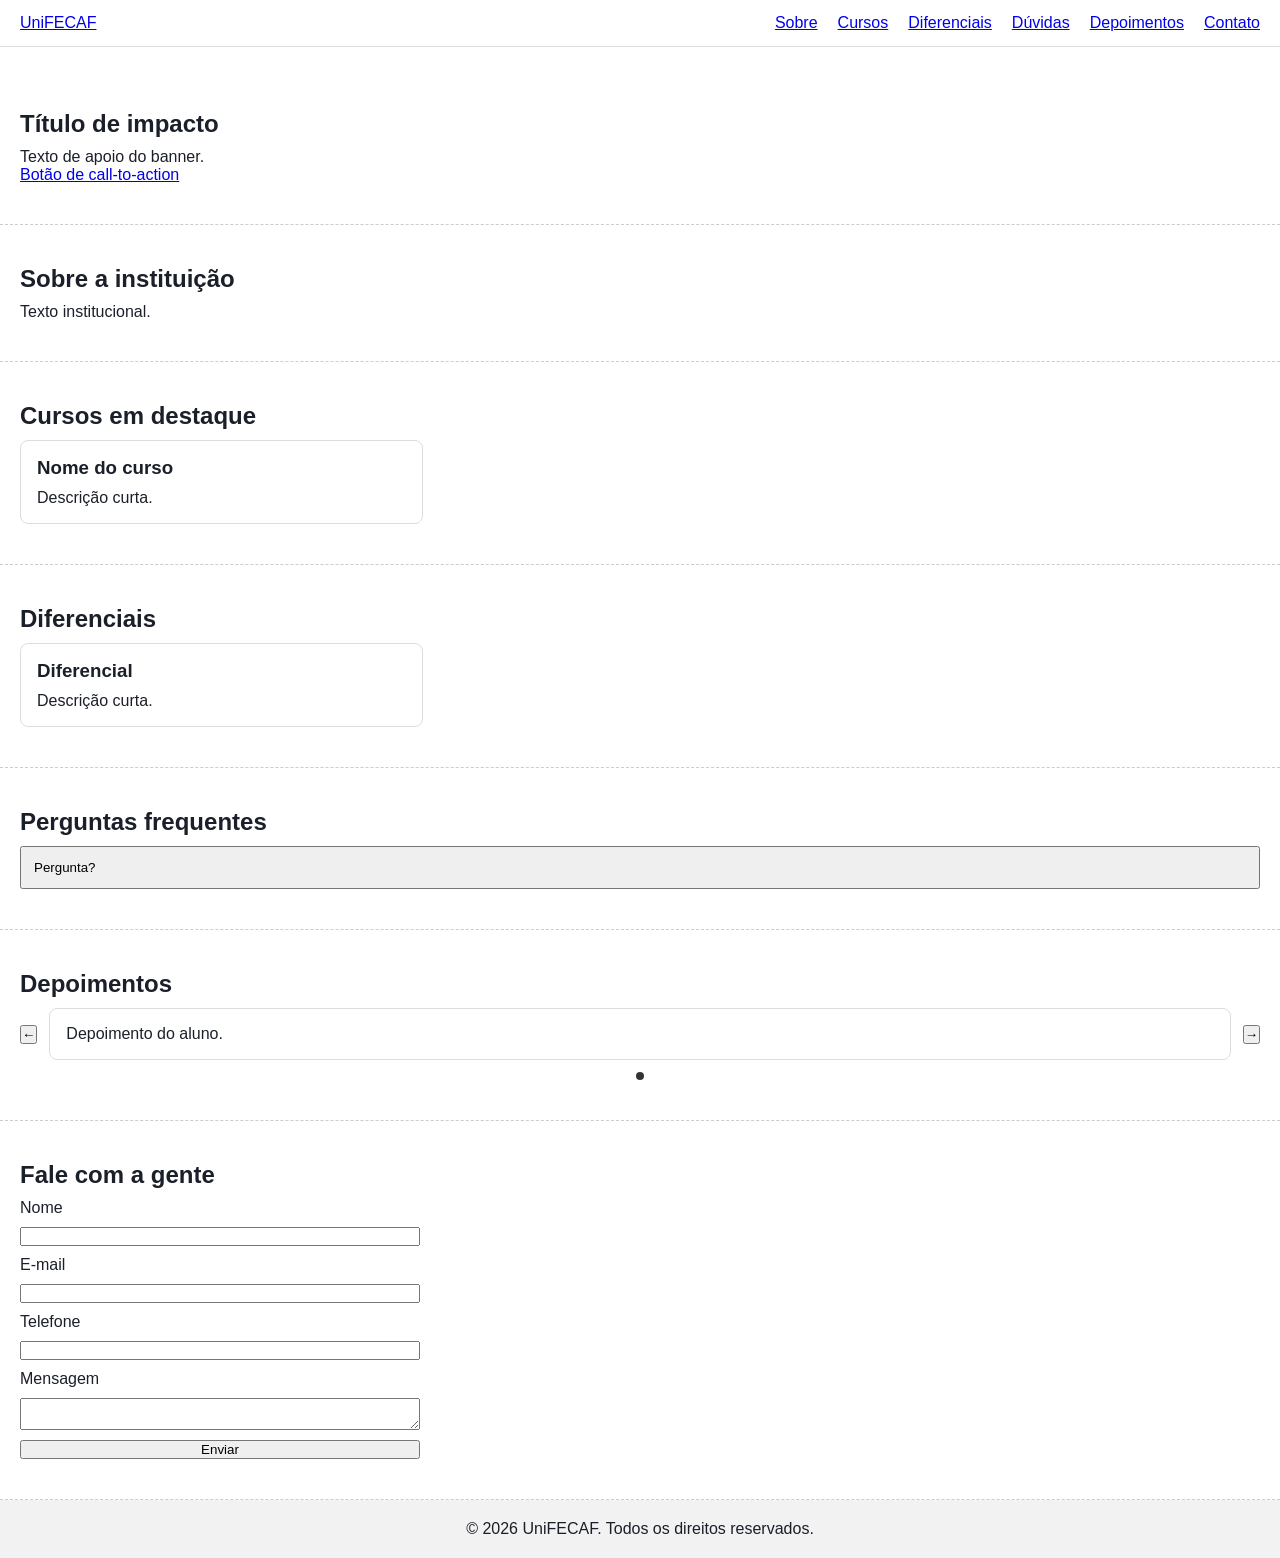
<file: estrutura-exemplo/estrutura.html>
<!DOCTYPE html>
<html lang="pt-BR">
<head>
  <meta charset="UTF-8">
  <meta name="viewport" content="width=device-width, initial-scale=1.0">
  <title>UniFECAF - Estrutura da Página</title>
  <link rel="stylesheet" href="estrutura.css">
</head>
<body>

  <!-- ===== CHECKBOX DO MENU MOBILE ===== -->
  <input type="checkbox" id="menu-toggle">

  <!-- ===== 0. MENU FIXO (HEADER) ===== -->
  <header>
    <nav class="nav">
      <a href="#topo" class="logo">UniFECAF</a>
      <label for="menu-toggle" class="burger">☰</label>
      <div class="nav-links">
        <a href="#sobre">Sobre</a>
        <a href="#cursos">Cursos</a>
        <a href="#diferenciais">Diferenciais</a>
        <a href="#faq">Dúvidas</a>
        <a href="#depoimentos">Depoimentos</a>
        <a href="#contato">Contato</a>
      </div>
    </nav>
  </header>

  <!-- ===== 1. BANNER PRINCIPAL COM CTA ===== -->
  <section id="topo">
    <h1>Título de impacto</h1>
    <p>Texto de apoio do banner.</p>
    <a href="#contato">Botão de call-to-action</a>
  </section>

  <!-- ===== 2. SOBRE A INSTITUIÇÃO ===== -->
  <section id="sobre">
    <h2>Sobre a instituição</h2>
    <p>Texto institucional.</p>
  </section>

  <!-- ===== 3. CURSOS EM DESTAQUE ===== -->
  <section id="cursos">
    <h2>Cursos em destaque</h2>
    <div class="grid-cursos">
      <article class="card-curso">
        <h3>Nome do curso</h3>
        <p>Descrição curta.</p>
      </article>
      <!-- repita .card-curso para os demais cursos -->
    </div>
  </section>

  <!-- ===== 4. DIFERENCIAIS ===== -->
  <section id="diferenciais">
    <h2>Diferenciais</h2>
    <div class="grid-diferenciais">
      <div class="card-dif">
        <h3>Diferencial</h3>
        <p>Descrição curta.</p>
      </div>
      <!-- repita .card-dif para os demais diferenciais -->
    </div>
  </section>

  <!-- ===== 5. PERGUNTAS FREQUENTES (ACORDEÃO) ===== -->
  <section id="faq">
    <h2>Perguntas frequentes</h2>
    <div class="acordeao">
      <div class="faq-item">
        <button class="faq-pergunta">Pergunta?</button>
        <div class="faq-resposta">
          <p>Resposta.</p>
        </div>
      </div>
      <!-- repita .faq-item para as demais perguntas -->
    </div>
  </section>

  <!-- ===== 6. DEPOIMENTOS (CARROSSEL) ===== -->
  <section id="depoimentos">
    <h2>Depoimentos</h2>
    <div class="carrossel-depo">
      <button class="depo-anterior">&#8592;</button>
      <div class="depo-janela">
        <div class="depo-trilho">
          <div class="card-depo">
            <p>Depoimento do aluno.</p>
          </div>
          <!-- repita .card-depo para os demais depoimentos -->
        </div>
      </div>
      <button class="depo-proximo">&#8594;</button>
    </div>
    <div class="depo-dots" id="depo-dots"></div>
  </section>

  <!-- ===== 7. CONTATO ===== -->
  <section id="contato">
    <h2>Fale com a gente</h2>
    <form id="form-contato" novalidate>
      <label for="nome">Nome</label>
      <input type="text" id="nome" required>

      <label for="email">E-mail</label>
      <input type="email" id="email" required>

      <label for="telefone">Telefone</label>
      <input type="tel" id="telefone" required>

      <label for="mensagem">Mensagem</label>
      <textarea id="mensagem"></textarea>

      <button type="submit">Enviar</button>
      <p class="msg-sucesso" id="msg-sucesso">Mensagem enviada!</p>
    </form>
  </section>

  <!-- ===== 8. RODAPÉ ===== -->
  <footer>
    <p>&copy; 2026 UniFECAF. Todos os direitos reservados.</p>
  </footer>

  <!-- ===== BOTÃO VOLTAR AO TOPO ===== -->
  <button id="voltar-topo">&uarr;</button>

  <!-- ===== SCRIPTS ===== -->
  <script src="estrutura.js"></script>
</body>
</html>
</file>
<file: css/style.css>
:root{
    --azul-escuro:#0B2545;
    --azul:#1B4F8C;
    --azul-claro:#EAF2FB;
    --verde:#5AD98B;
    --texto:#1A1F29;
    --texto-suave:#5B6472;
    --branco:#FFFFFF;
    --borda:#DCE6F2;
    --radius:12px;
  }
  *{box-sizing:border-box;margin:0;padding:0;}
  html{scroll-behavior:smooth;}
  body{font-family:'Inter',sans-serif;color:var(--texto);line-height:1.6;background:var(--branco);}
  h1,h2,h3{font-family:'Poppins',sans-serif;line-height:1.25;color:var(--azul-escuro);}
  a{text-decoration:none;color:inherit;}
  img{max-width:100%;display:block;}
  ul{list-style:none;}
  .container{max-width:1160px;margin:0 auto;padding:0 24px;}
  .section{padding:88px 0;}
  .section-head{max-width:640px;margin:0 auto 48px;text-align:center;}
  .section-head h2{font-size:clamp(1.6rem,3vw,2.2rem);margin-bottom:12px;}
  .section-head p{color:var(--texto-suave);font-size:1.05rem;}
  .btn{display:inline-flex;align-items:center;justify-content:center;padding:14px 30px;border-radius:999px;font-weight:600;font-family:'Inter',sans-serif;font-size:.95rem;border:2px solid transparent;cursor:pointer;transition:transform .15s ease, box-shadow .15s ease;}
  .btn-primario{background:var(--verde);color:var(--azul-escuro);box-shadow:0 8px 20px rgba(90,217,139,.35);}
  .btn-primario:hover{transform:translateY(-2px);box-shadow:0 12px 26px rgba(90,217,139,.45);}
  .btn-secundario{background:transparent;border-color:var(--branco);color:var(--branco);}
  .btn-secundario:hover{background:rgba(255,255,255,.12);}

  /* Menu fixo */
  header{position:fixed;top:0;left:0;right:0;z-index:100;background:var(--branco);border-bottom:1px solid transparent;transition:box-shadow .2s ease, border-color .2s ease;}
  header.scrolled{box-shadow:0 4px 18px rgba(11,37,69,.08);border-color:var(--borda);}
  .nav-links a.ativo{color:var(--azul);font-weight:700;}
  .nav{display:flex;align-items:center;justify-content:space-between;padding:16px 24px;max-width:1160px;margin:0 auto;}
  .logo{font-family:'Poppins',sans-serif;font-weight:800;font-size:1.3rem;color:var(--azul-escuro);}
  .logo span{color:var(--verde);}
  .nav-links{display:flex;gap:32px;align-items:center;}
  .nav-links a{font-weight:500;font-size:.95rem;color:var(--texto);}
  .nav-links a:hover{color:var(--azul);}
  .nav-cta{background:var(--azul);color:var(--branco);padding:11px 24px;border-radius:999px;font-weight:600;font-size:.9rem;}
  .nav-cta:hover{background:var(--azul-escuro);}
  .burger{display:none;flex-direction:column;gap:5px;cursor:pointer;background:none;border:none;padding:8px;}
  .burger span{width:24px;height:2px;background:var(--azul-escuro);border-radius:2px;}
  #menu-toggle{display:none;}

  /* Hero */
  .hero{padding:170px 0 90px;background:linear-gradient(160deg,var(--azul-escuro) 0%,var(--azul) 100%);color:var(--branco);overflow:hidden;position:relative;}
  .hero .container{display:grid;grid-template-columns:1.1fr .9fr;gap:56px;align-items:center;}
  .hero h1{color:var(--branco);font-size:clamp(2rem,4vw,3rem);margin-bottom:20px;}
  .hero p{font-size:1.1rem;color:#D9E4F5;max-width:520px;margin-bottom:32px;}
  .hero-actions{display:flex;gap:16px;flex-wrap:wrap;}
  .hero-card{background:rgba(255,255,255,.08);border:1px solid rgba(255,255,255,.18);border-radius:var(--radius);padding:32px;backdrop-filter:blur(4px);}
  .hero-stats{display:grid;grid-template-columns:1fr 1fr;gap:24px;}
  .hero-stats strong{display:block;font-family:'Poppins',sans-serif;font-size:1.8rem;color:var(--verde);}
  .hero-stats span{font-size:.85rem;color:#CBD9EE;}

  /* Sobre */
  .sobre .container{display:grid;grid-template-columns:1fr 1fr;gap:56px;align-items:center;}
  .sobre-img{background:var(--azul-claro);border-radius:var(--radius);height:340px;display:flex;align-items:center;justify-content:center;border:1px solid var(--borda);}
  .sobre-img svg{width:46%;}
  .sobre h2{font-size:clamp(1.6rem,3vw,2.2rem);margin-bottom:16px;}
  .sobre p{color:var(--texto-suave);margin-bottom:14px;}
  .sobre-badges{display:flex;gap:12px;flex-wrap:wrap;margin-top:20px;}
  .badge{background:var(--azul-claro);color:var(--azul);font-size:.85rem;font-weight:600;padding:8px 16px;border-radius:999px;}

  /* Cursos */
  .cursos{background:var(--azul-claro);}
  .grid-cursos{display:grid;grid-template-columns:repeat(3,1fr);gap:24px;}
  .card-curso{background:var(--branco);border-radius:var(--radius);padding:28px;border:1px solid var(--borda);transition:box-shadow .15s ease;}
  .card-curso:hover{box-shadow:0 14px 30px rgba(11,37,69,.1);}
  .card-curso .tag{display:inline-block;background:var(--azul-escuro);color:var(--branco);font-size:.75rem;font-weight:600;padding:4px 12px;border-radius:999px;margin-bottom:14px;}
  .card-curso h3{font-size:1.15rem;margin-bottom:8px;}
  .card-curso p{color:var(--texto-suave);font-size:.92rem;margin-bottom:18px;}
  .card-curso .preco{font-size:.85rem;color:var(--texto-suave);margin-bottom:16px;}
  .card-curso .preco strong{display:block;color:var(--verde);font-size:1.4rem;font-family:'Poppins',sans-serif;}
  .card-curso a{display:block;text-align:center;border:2px solid var(--azul);color:var(--azul);border-radius:999px;padding:10px;font-weight:600;font-size:.9rem;}
  .card-curso a:hover{background:var(--azul);color:var(--branco);}

  /* Diferenciais */
  .grid-diferenciais{display:grid;grid-template-columns:repeat(4,1fr);gap:24px;}
  .card-dif{text-align:center;padding:32px 20px;}
  .icone{width:64px;height:64px;border-radius:50%;background:var(--azul-claro);display:flex;align-items:center;justify-content:center;margin:0 auto 18px;}
  .icone svg{width:28px;height:28px;stroke:var(--azul);}
  .card-dif h3{font-size:1.05rem;margin-bottom:8px;}
  .card-dif p{color:var(--texto-suave);font-size:.9rem;}

  /* FAQ - acordeão */
  .acordeao{max-width:760px;margin:0 auto;}
  .faq-item{border-bottom:1px solid var(--borda);}
  .faq-pergunta{width:100%;background:none;border:none;text-align:left;padding:20px 4px;font-family:'Poppins',sans-serif;font-weight:600;font-size:1rem;color:var(--azul-escuro);display:flex;justify-content:space-between;align-items:center;gap:16px;cursor:pointer;}
  .faq-pergunta svg{width:20px;height:20px;stroke:var(--azul);flex-shrink:0;transition:transform .25s ease;}
  .faq-pergunta[aria-expanded="true"] svg{transform:rotate(180deg);}
  .faq-pergunta[aria-expanded="true"]{color:var(--azul);}
  .faq-resposta{max-height:0;overflow:hidden;transition:max-height .3s ease;}
  .faq-resposta p{color:var(--texto-suave);font-size:.95rem;padding:0 4px 20px;}

  /* Depoimentos */
  .depoimentos{background:var(--azul-escuro);color:var(--branco);}
  .depoimentos .section-head h2{color:var(--branco);}
  .depoimentos .section-head p{color:#B9C8E0;}
  .carrossel-depo{display:flex;align-items:center;gap:16px;}
  .depo-janela{overflow:hidden;flex:1;}
  .depo-trilho{display:flex;transition:transform .4s ease;}
  .depo-trilho .card-depo{flex:0 0 100%;}
  .depo-seta{width:44px;height:44px;border-radius:50%;border:1px solid rgba(255,255,255,.25);background:rgba(255,255,255,.06);color:var(--branco);cursor:pointer;display:flex;align-items:center;justify-content:center;flex-shrink:0;transition:background .15s ease;}
  .depo-seta:hover{background:rgba(255,255,255,.16);}
  .depo-seta svg{width:20px;height:20px;}
  .depo-dots{display:flex;justify-content:center;gap:10px;margin-top:24px;}
  .depo-dots button{width:9px;height:9px;border-radius:50%;border:none;background:rgba(255,255,255,.3);cursor:pointer;padding:0;}
  .depo-dots button.ativo{background:var(--verde);width:22px;border-radius:5px;transition:width .2s ease;}
  .card-depo{background:rgba(255,255,255,.06);border:1px solid rgba(255,255,255,.14);border-radius:var(--radius);padding:28px;max-width:640px;margin:0 auto;}
  .card-depo p{color:#D9E4F5;font-size:.95rem;margin-bottom:20px;}
  .autor{display:flex;align-items:center;gap:12px;}
  .avatar{width:42px;height:42px;border-radius:50%;background:var(--verde);color:var(--azul-escuro);display:flex;align-items:center;justify-content:center;font-weight:700;font-family:'Poppins',sans-serif;}
  .autor strong{display:block;font-size:.9rem;}
  .autor span{font-size:.8rem;color:#A9BBD8;}

  /* Contato */
  .contato .container{display:grid;grid-template-columns:.9fr 1.1fr;gap:56px;}
  .contato h2{font-size:clamp(1.6rem,3vw,2.2rem);margin-bottom:14px;}
  .contato p{color:var(--texto-suave);margin-bottom:24px;}
  .info-contato li{display:flex;gap:12px;margin-bottom:16px;font-size:.95rem;}
  .info-contato svg{width:20px;height:20px;stroke:var(--azul);flex-shrink:0;}
  form{background:var(--azul-claro);border-radius:var(--radius);padding:32px;border:1px solid var(--borda);}
  .campo{margin-bottom:18px;}
  .campo label{display:block;font-size:.85rem;font-weight:600;margin-bottom:6px;color:var(--azul-escuro);}
  .campo input, .campo select, .campo textarea{width:100%;padding:12px 14px;border-radius:8px;border:1px solid var(--borda);font-family:'Inter',sans-serif;font-size:.95rem;background:var(--branco);}
  .campo input:focus, .campo select:focus, .campo textarea:focus{outline:2px solid var(--azul);outline-offset:1px;}
  .erro{display:block;min-height:18px;color:#D64545;font-size:.8rem;margin-top:4px;}
  form .btn{width:100%;border:none;font-size:1rem;}
  .msg-sucesso{max-height:0;overflow:hidden;opacity:0;text-align:center;color:#1B7A4A;background:#E3F7EC;border-radius:8px;font-size:.9rem;font-weight:600;margin-top:0;transition:all .3s ease;}
  .msg-sucesso.mostrar{max-height:60px;opacity:1;padding:12px;margin-top:14px;}

  /* Rodapé */
  footer{background:var(--azul-escuro);color:#CBD9EE;padding:56px 0 24px;}
  .footer-grid{display:grid;grid-template-columns:1.4fr 1fr 1fr 1fr;gap:32px;margin-bottom:40px;}
  .footer-grid h4{color:var(--branco);font-size:.95rem;margin-bottom:16px;font-family:'Poppins',sans-serif;}
  .footer-grid li{margin-bottom:10px;font-size:.9rem;}
  .footer-grid a:hover{color:var(--branco);}
  .footer-logo{font-family:'Poppins',sans-serif;font-weight:800;color:var(--branco);font-size:1.3rem;margin-bottom:12px;}
  .footer-logo span{color:var(--verde);}
  .footer-bottom{border-top:1px solid rgba(255,255,255,.14);padding-top:20px;display:flex;justify-content:space-between;flex-wrap:wrap;gap:12px;font-size:.82rem;}
  .socials{display:flex;gap:14px;}
  .socials a{width:36px;height:36px;border-radius:50%;background:rgba(255,255,255,.08);display:flex;align-items:center;justify-content:center;}
  .socials svg{width:16px;height:16px;stroke:var(--branco);}

  /* Voltar ao topo */
  #voltar-topo{position:fixed;right:24px;bottom:24px;width:46px;height:46px;border-radius:50%;background:var(--azul);color:var(--branco);border:none;cursor:pointer;display:flex;align-items:center;justify-content:center;opacity:0;visibility:hidden;transform:translateY(10px);transition:all .25s ease;box-shadow:0 8px 18px rgba(11,37,69,.25);z-index:90;}
  #voltar-topo svg{width:20px;height:20px;}
  #voltar-topo.visivel{opacity:1;visibility:visible;transform:translateY(0);}
  #voltar-topo:hover{background:var(--azul-escuro);}

  /* Biblioteca - busca no hero */
  .hero-busca{display:flex;gap:10px;background:rgba(255,255,255,.1);border:1px solid rgba(255,255,255,.25);border-radius:999px;padding:6px;margin-bottom:28px;max-width:480px;}
  .hero-busca input{flex:1;border:none;background:transparent;padding:10px 16px;color:var(--branco);font-family:'Inter',sans-serif;font-size:.95rem;}
  .hero-busca input::placeholder{color:#C8D6EC;}
  .hero-busca input:focus{outline:none;}
  .hero-busca button{background:var(--verde);color:var(--azul-escuro);border:none;border-radius:999px;padding:10px 22px;font-weight:700;cursor:pointer;font-size:.9rem;}
  .hero-busca button:hover{filter:brightness(1.05);}

  /* Biblioteca - categorias */
  .grid-categorias{display:grid;grid-template-columns:repeat(3,1fr);gap:24px;}

  /* Biblioteca - como acessar */
  .passos{display:grid;grid-template-columns:repeat(4,1fr);gap:24px;counter-reset:passo;}
  .passo{background:var(--azul-claro);border-radius:var(--radius);padding:28px 20px;text-align:center;position:relative;}
  .passo-num{width:40px;height:40px;border-radius:50%;background:var(--azul);color:var(--branco);font-family:'Poppins',sans-serif;font-weight:700;display:flex;align-items:center;justify-content:center;margin:0 auto 14px;}
  .passo h3{font-size:1rem;margin-bottom:6px;}
  .passo p{color:var(--texto-suave);font-size:.88rem;}

  /* Responsivo */
  @media (max-width:900px){
    .hero .container, .sobre .container, .contato .container{grid-template-columns:1fr;}
    .hero{padding-top:150px;}
    .grid-cursos, .grid-diferenciais{grid-template-columns:repeat(2,1fr);}
    .grid-categorias, .passos{grid-template-columns:repeat(2,1fr);}
    .footer-grid{grid-template-columns:1fr 1fr;}
    .nav-links{position:fixed;top:64px;left:0;right:0;background:var(--branco);flex-direction:column;align-items:flex-start;padding:20px 24px;gap:18px;border-bottom:1px solid var(--borda);transform:translateY(-130%);transition:transform .25s ease;max-height:calc(100vh - 64px);overflow-y:auto;}
    #menu-toggle:checked ~ header .nav-links{transform:translateY(0);}
    .burger{display:flex;}
    .nav-cta{order:2;}
  }
  @media (max-width:680px){
    .grid-cursos, .grid-diferenciais{grid-template-columns:1fr;}
    .grid-categorias, .passos{grid-template-columns:1fr;}
    .footer-grid{grid-template-columns:1fr;}
    .section{padding:64px 0;}
    .hero-busca{flex-direction:column;background:none;border:none;padding:0;gap:10px;}
    .hero-busca input{background:rgba(255,255,255,.1);border:1px solid rgba(255,255,255,.25);border-radius:999px;}
    .hero-busca button{width:100%;}
    .depo-seta{width:36px;height:36px;}
    .depo-seta svg{width:16px;height:16px;}
    .card-depo{padding:20px;}
    #voltar-topo{right:16px;bottom:16px;width:42px;height:42px;}
  }
</file>
<file: estrutura-exemplo/estrutura.css>
* { box-sizing: border-box; margin: 0; padding: 0; }
body { font-family: Arial, sans-serif; color: #1A1F29; }
section { padding: 40px 20px; border-bottom: 1px dashed #ccc; }
h1, h2, h3 { margin-bottom: 10px; }

/* Menu fixo */
header { position: fixed; top: 0; left: 0; right: 0; background: #fff; border-bottom: 1px solid #ddd; z-index: 100; }
.nav { display: flex; justify-content: space-between; align-items: center; padding: 14px 20px; }
.nav-links { display: flex; gap: 20px; }
.burger { display: none; cursor: pointer; }
#menu-toggle { display: none; }
#topo { margin-top: 70px; }

/* Grids simples */
.grid-cursos, .grid-diferenciais { display: grid; grid-template-columns: repeat(3, 1fr); gap: 16px; }
.card-curso, .card-dif, .card-depo { border: 1px solid #ddd; padding: 16px; border-radius: 8px; }

/* Acordeão */
.faq-pergunta { width: 100%; text-align: left; padding: 12px; cursor: pointer; }
.faq-resposta { max-height: 0; overflow: hidden; transition: max-height .3s ease; }

/* Carrossel */
.carrossel-depo { display: flex; align-items: center; gap: 12px; }
.depo-janela { overflow: hidden; flex: 1; }
.depo-trilho { display: flex; transition: transform .4s ease; }
.depo-trilho .card-depo { flex: 0 0 100%; }
.depo-dots { display: flex; justify-content: center; gap: 8px; margin-top: 12px; }
.depo-dots button { width: 8px; height: 8px; border-radius: 50%; border: none; background: #ccc; }
.depo-dots button.ativo { background: #333; }

/* Formulário */
form { display: flex; flex-direction: column; gap: 10px; max-width: 400px; }
.msg-sucesso { display: none; color: green; }
.msg-sucesso.mostrar { display: block; }

/* Voltar ao topo */
#voltar-topo { position: fixed; right: 20px; bottom: 20px; display: none; }
#voltar-topo.visivel { display: block; }

footer { padding: 20px; text-align: center; background: #f2f2f2; }

/* Responsivo */
@media (max-width: 900px) {
  .grid-cursos, .grid-diferenciais { grid-template-columns: repeat(2, 1fr); }
  .nav-links {
    position: fixed; top: 56px; left: 0; right: 0;
    background: #fff; flex-direction: column; padding: 16px;
    transform: translateY(-150%); transition: transform .25s ease;
  }
  #menu-toggle:checked ~ header .nav-links { transform: translateY(0); }
  .burger { display: block; }
}
@media (max-width: 600px) {
  .grid-cursos, .grid-diferenciais { grid-template-columns: 1fr; }
}
</file>
